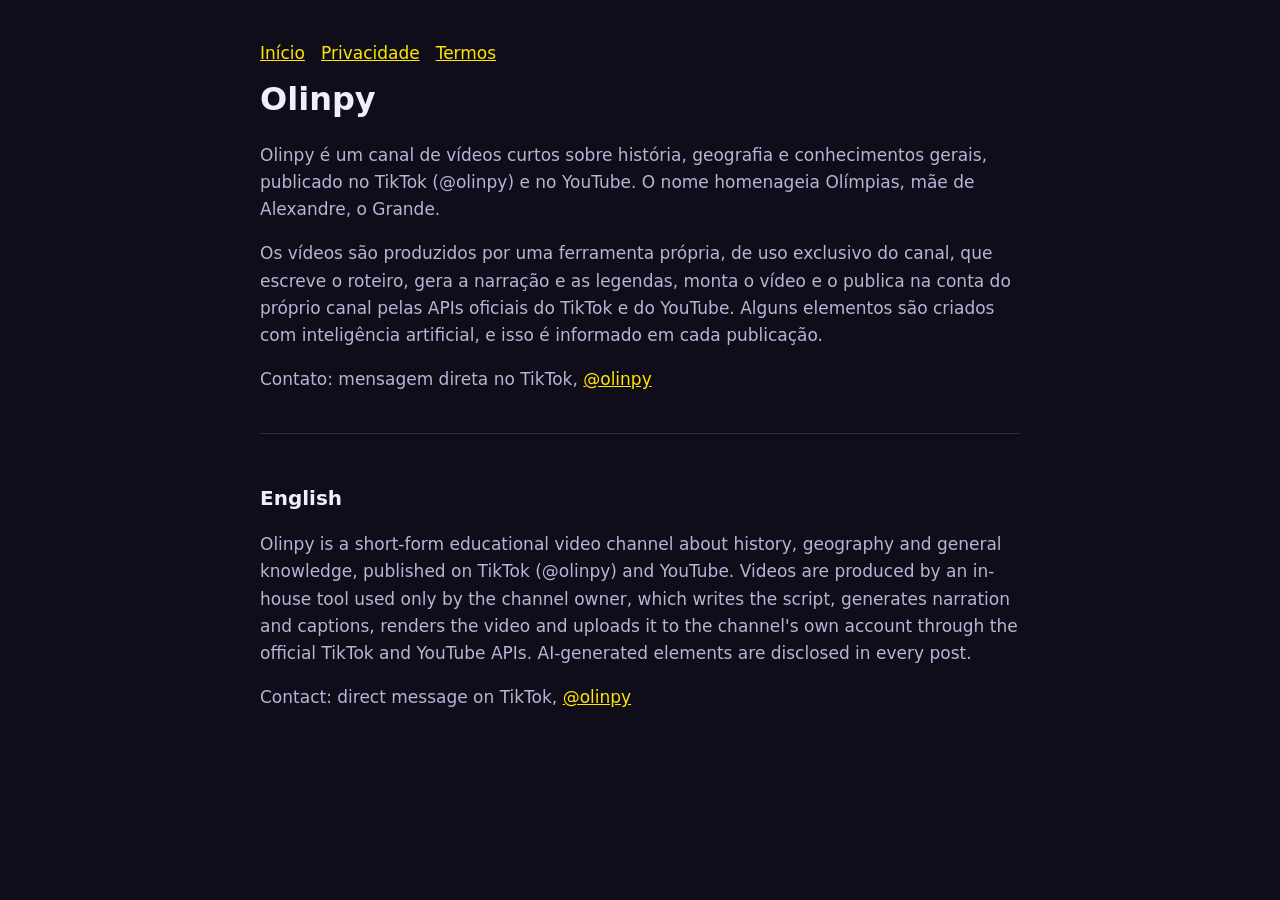
<file: index.html>
<!doctype html><html lang="pt-BR"><head><meta charset="utf-8"><meta name="viewport" content="width=device-width,initial-scale=1">
<title>Olinpy</title><link rel="stylesheet" href="estilo.css"></head><body><main>
<nav><a href="index.html">Início</a><a href="privacidade.html">Privacidade</a><a href="termos.html">Termos</a></nav>
<h1>Olinpy</h1>
<p>Olinpy é um canal de vídeos curtos sobre história, geografia e conhecimentos gerais, publicado no TikTok (@olinpy) e no YouTube. O nome homenageia Olímpias, mãe de Alexandre, o Grande.</p>
<p>Os vídeos são produzidos por uma ferramenta própria, de uso exclusivo do canal, que escreve o roteiro, gera a narração e as legendas, monta o vídeo e o publica na conta do próprio canal pelas APIs oficiais do TikTok e do YouTube. Alguns elementos são criados com inteligência artificial, e isso é informado em cada publicação.</p>
<p>Contato: mensagem direta no TikTok, <a href="https://www.tiktok.com/@olinpy">@olinpy</a></p>
<div class="en"><h2>English</h2>
<p>Olinpy is a short-form educational video channel about history, geography and general knowledge, published on TikTok (@olinpy) and YouTube. Videos are produced by an in-house tool used only by the channel owner, which writes the script, generates narration and captions, renders the video and uploads it to the channel's own account through the official TikTok and YouTube APIs. AI-generated elements are disclosed in every post.</p>
<p>Contact: direct message on TikTok, <a href="https://www.tiktok.com/@olinpy">@olinpy</a></p></div>
</main></body></html>
</file>
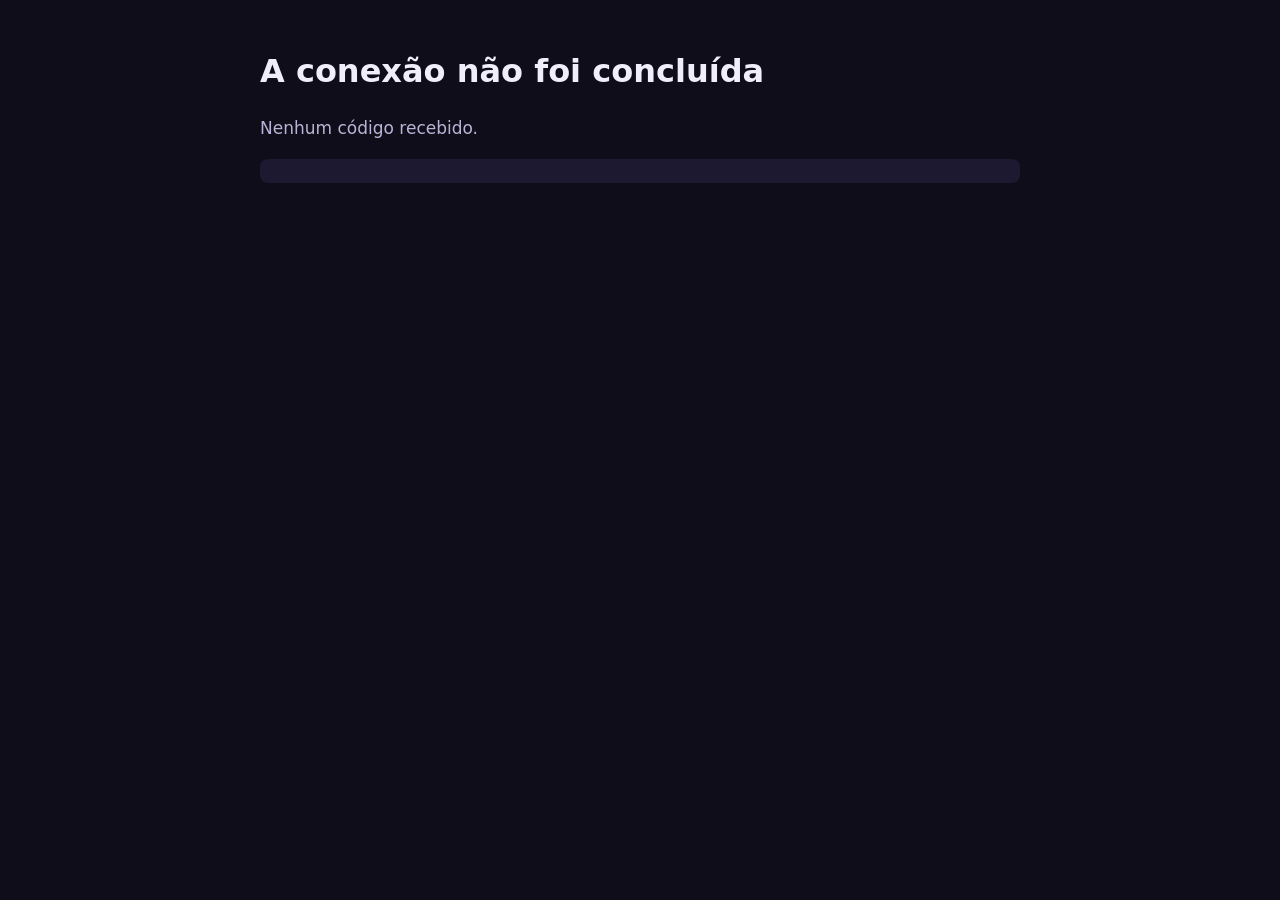
<file: callback.html>
<!doctype html><html lang="pt-BR"><head><meta charset="utf-8"><meta name="viewport" content="width=device-width,initial-scale=1">
<title>Conexão com o TikTok - Olinpy</title><link rel="stylesheet" href="estilo.css">
<style>code{display:block;background:#1d1930;padding:12px;border-radius:8px;word-break:break-all;color:#fff}button{margin-top:12px;padding:10px 16px;border:0;border-radius:8px;background:var(--accent);font-weight:700;cursor:pointer}</style>
</head><body><main>
<h1 id="titulo">Conectando...</h1>
<p id="msg"></p>
<code id="codigo"></code>
<button id="copiar" hidden>Copiar código</button>
<script>
const q = new URLSearchParams(location.search);
const t = document.getElementById("titulo"), m = document.getElementById("msg"), c = document.getElementById("codigo"), b = document.getElementById("copiar");
if (q.get("code")) {
  t.textContent = "Conta do TikTok conectada ao Olinpy";
  m.textContent = "Copie o código abaixo e cole no terminal da ferramenta Olinpy para concluir. Ele vale por poucos minutos.";
  c.textContent = q.get("code");
  b.hidden = false;
  b.onclick = () => navigator.clipboard.writeText(q.get("code")).then(() => b.textContent = "Copiado!");
} else {
  t.textContent = "A conexão não foi concluída";
  m.textContent = q.get("error_description") || q.get("error") || "Nenhum código recebido.";
  c.hidden = true;
}
</script>
</main></body></html>
</file>
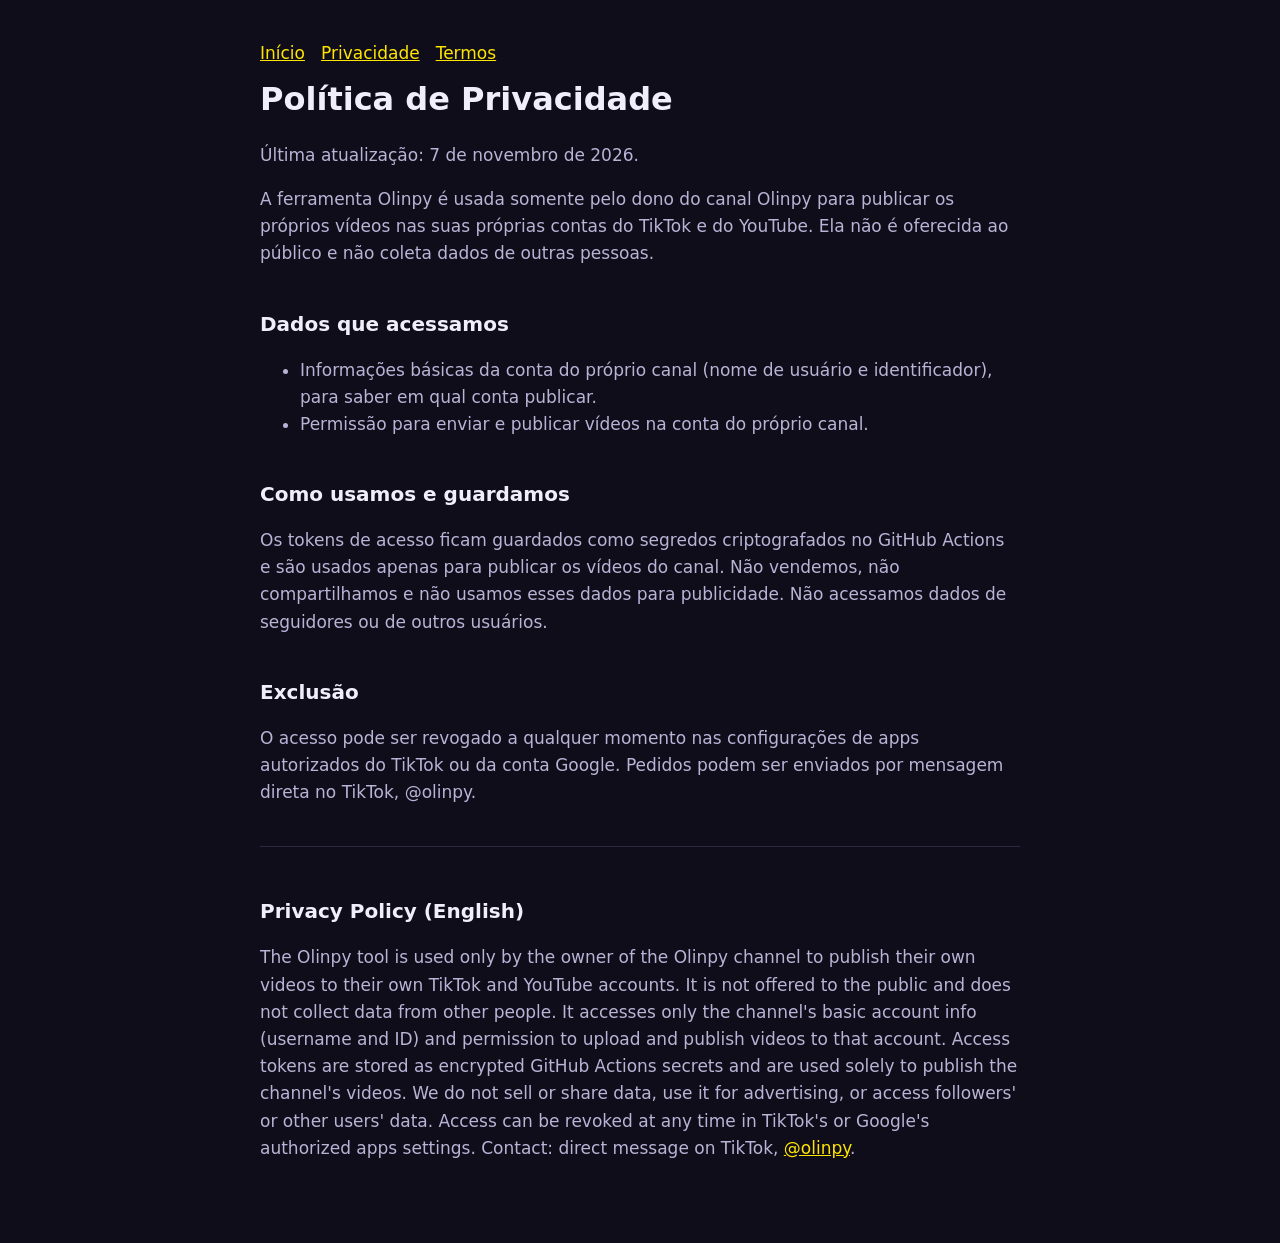
<file: privacidade.html>
<!doctype html><html lang="pt-BR"><head><meta charset="utf-8"><meta name="viewport" content="width=device-width,initial-scale=1">
<title>Política de Privacidade - Olinpy</title><link rel="stylesheet" href="estilo.css"></head><body><main>
<nav><a href="index.html">Início</a><a href="privacidade.html">Privacidade</a><a href="termos.html">Termos</a></nav>
<h1>Política de Privacidade</h1><p>Última atualização: 7 de novembro de 2026.</p>
<p>A ferramenta Olinpy é usada somente pelo dono do canal Olinpy para publicar os próprios vídeos nas suas próprias contas do TikTok e do YouTube. Ela não é oferecida ao público e não coleta dados de outras pessoas.</p>
<h2>Dados que acessamos</h2>
<ul><li>Informações básicas da conta do próprio canal (nome de usuário e identificador), para saber em qual conta publicar.</li>
<li>Permissão para enviar e publicar vídeos na conta do próprio canal.</li></ul>
<h2>Como usamos e guardamos</h2>
<p>Os tokens de acesso ficam guardados como segredos criptografados no GitHub Actions e são usados apenas para publicar os vídeos do canal. Não vendemos, não compartilhamos e não usamos esses dados para publicidade. Não acessamos dados de seguidores ou de outros usuários.</p>
<h2>Exclusão</h2>
<p>O acesso pode ser revogado a qualquer momento nas configurações de apps autorizados do TikTok ou da conta Google. Pedidos podem ser enviados por mensagem direta no TikTok, @olinpy.</p>
<div class="en"><h2>Privacy Policy (English)</h2>
<p>The Olinpy tool is used only by the owner of the Olinpy channel to publish their own videos to their own TikTok and YouTube accounts. It is not offered to the public and does not collect data from other people. It accesses only the channel's basic account info (username and ID) and permission to upload and publish videos to that account. Access tokens are stored as encrypted GitHub Actions secrets and are used solely to publish the channel's videos. We do not sell or share data, use it for advertising, or access followers' or other users' data. Access can be revoked at any time in TikTok's or Google's authorized apps settings. Contact: direct message on TikTok, <a href="https://www.tiktok.com/@olinpy">@olinpy</a>.</p></div>
</main></body></html>
</file>
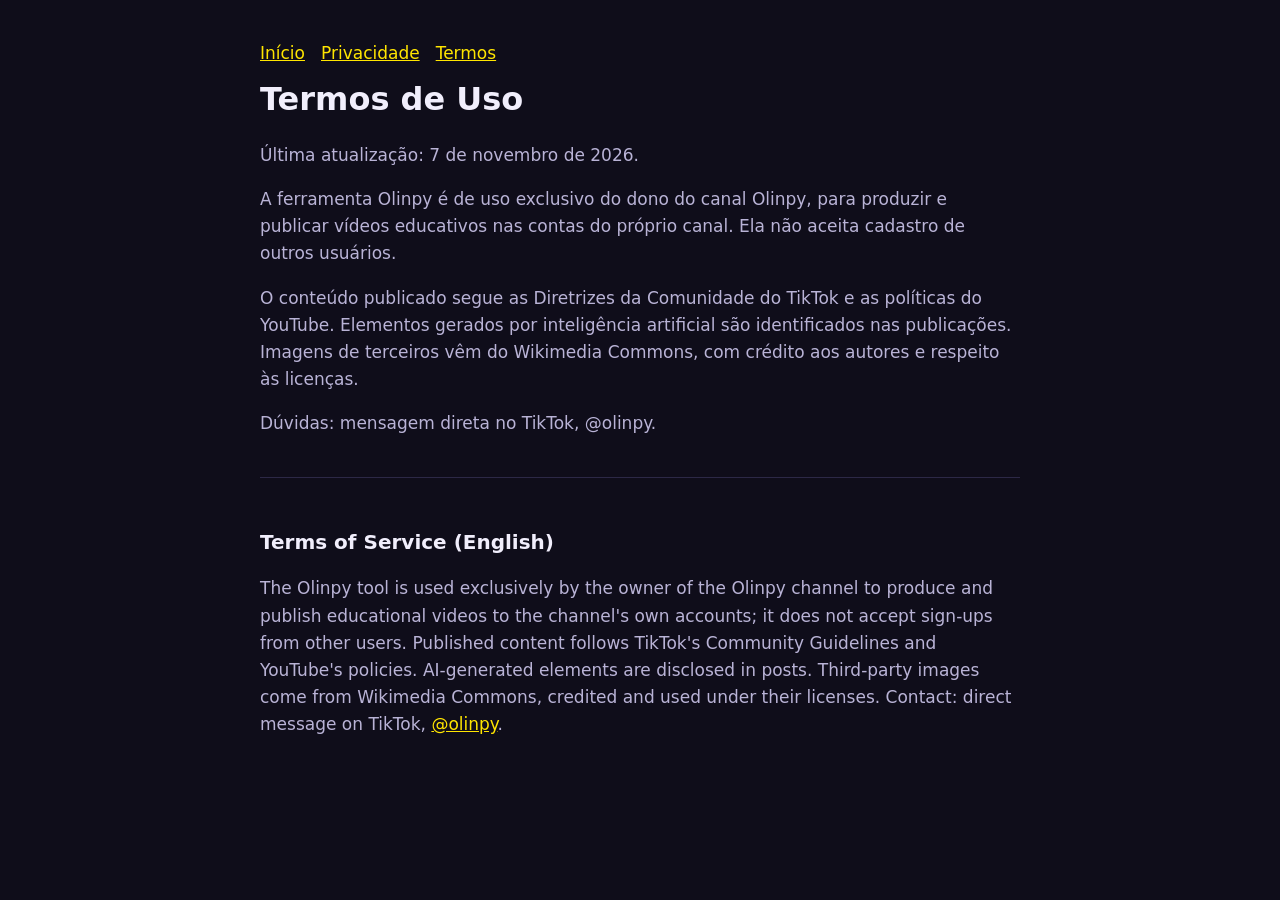
<file: termos.html>
<!doctype html><html lang="pt-BR"><head><meta charset="utf-8"><meta name="viewport" content="width=device-width,initial-scale=1">
<title>Termos de Uso - Olinpy</title><link rel="stylesheet" href="estilo.css"></head><body><main>
<nav><a href="index.html">Início</a><a href="privacidade.html">Privacidade</a><a href="termos.html">Termos</a></nav>
<h1>Termos de Uso</h1><p>Última atualização: 7 de novembro de 2026.</p>
<p>A ferramenta Olinpy é de uso exclusivo do dono do canal Olinpy, para produzir e publicar vídeos educativos nas contas do próprio canal. Ela não aceita cadastro de outros usuários.</p>
<p>O conteúdo publicado segue as Diretrizes da Comunidade do TikTok e as políticas do YouTube. Elementos gerados por inteligência artificial são identificados nas publicações. Imagens de terceiros vêm do Wikimedia Commons, com crédito aos autores e respeito às licenças.</p>
<p>Dúvidas: mensagem direta no TikTok, @olinpy.</p>
<div class="en"><h2>Terms of Service (English)</h2>
<p>The Olinpy tool is used exclusively by the owner of the Olinpy channel to produce and publish educational videos to the channel's own accounts; it does not accept sign-ups from other users. Published content follows TikTok's Community Guidelines and YouTube's policies. AI-generated elements are disclosed in posts. Third-party images come from Wikimedia Commons, credited and used under their licenses. Contact: direct message on TikTok, <a href="https://www.tiktok.com/@olinpy">@olinpy</a>.</p></div>
</main></body></html>
</file>
<file: estilo.css>
:root{--bg:#0f0d1a;--fg:#f1eefc;--muted:#b9b3d6;--accent:#ffe500}
body{margin:0;background:var(--bg);color:var(--fg);font:17px/1.6 system-ui,-apple-system,"Segoe UI",Roboto,sans-serif}
main{max-width:760px;margin:0 auto;padding:40px 16px 64px}
h1{font-size:2rem;margin:.2em 0}h2{margin-top:2em;font-size:1.25rem}
a{color:var(--accent)}p,li{color:var(--muted)}.en{border-top:1px solid #2c2846;margin-top:40px;padding-top:8px}
nav a{margin-right:16px}
</file>
